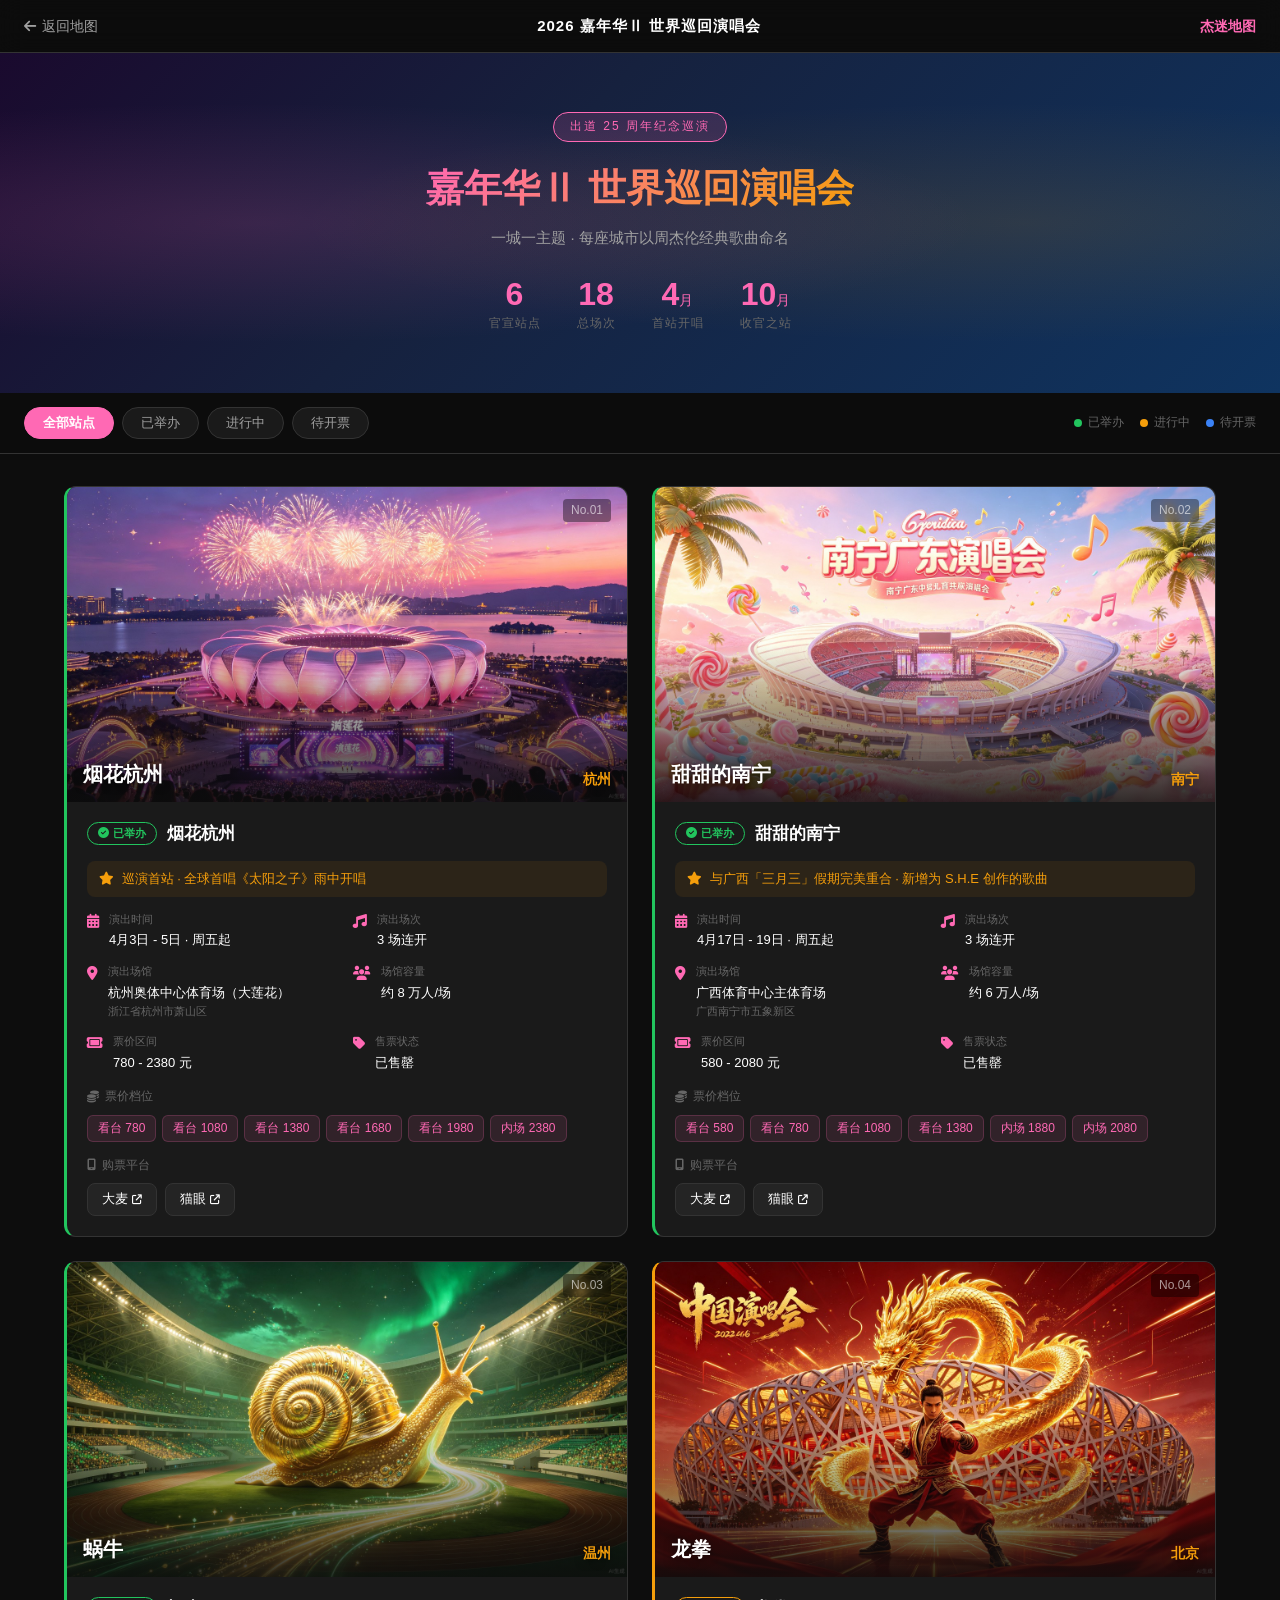
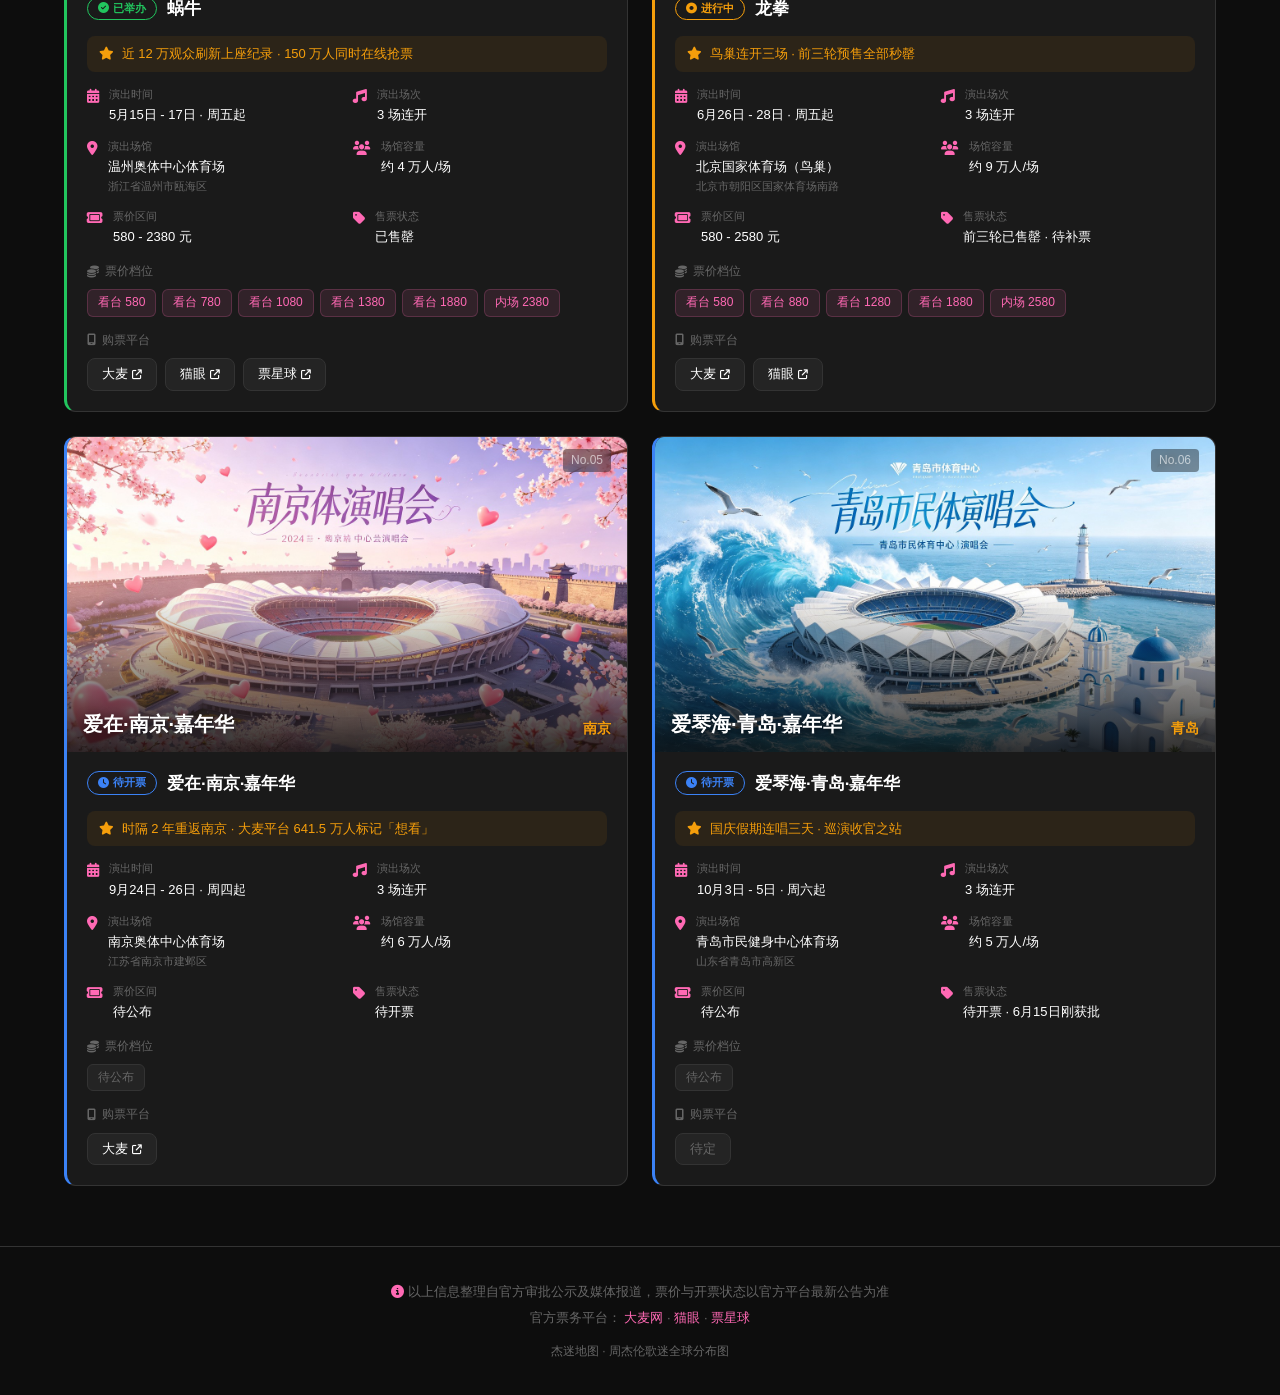
<file: concerts-2026.html>
<!DOCTYPE html>
<html lang="zh-CN">
<head>
    <meta charset="UTF-8">
    <meta name="viewport" content="width=device-width, initial-scale=1.0">
    <title>2026周杰伦嘉年华Ⅱ世界巡回演唱会行程</title>
    <link rel="stylesheet" href="css/style.css">
    <link rel="stylesheet" href="css/concerts-2026.css">
    <link rel="stylesheet" href="https://cdnjs.cloudflare.com/ajax/libs/font-awesome/6.5.1/css/all.min.css">
</head>
<body>

<!-- ============ 顶部导航栏 ============ -->
<nav class="concert-nav">
    <a href="index.html" class="nav-back">
        <i class="fa-solid fa-arrow-left"></i> 返回地图
    </a>
    <div class="nav-title">2026 嘉年华Ⅱ 世界巡回演唱会</div>
    <a href="index.html" class="nav-logo">杰迷地图</a>
</nav>

<!-- ============ 头部 Banner ============ -->
<header class="concert-hero">
    <div class="hero-overlay"></div>
    <div class="hero-content">
        <div class="hero-badge">出道 25 周年纪念巡演</div>
        <h1 class="hero-title">嘉年华Ⅱ 世界巡回演唱会</h1>
        <p class="hero-subtitle">一城一主题 · 每座城市以周杰伦经典歌曲命名</p>
        <div class="hero-stats">
            <div class="stat-item">
                <span class="stat-num">6</span>
                <span class="stat-label">官宣站点</span>
            </div>
            <div class="stat-item">
                <span class="stat-num">18</span>
                <span class="stat-label">总场次</span>
            </div>
            <div class="stat-item">
                <span class="stat-num">4<span class="stat-unit">月</span></span>
                <span class="stat-label">首站开唱</span>
            </div>
            <div class="stat-item">
                <span class="stat-num">10<span class="stat-unit">月</span></span>
                <span class="stat-label">收官之站</span>
            </div>
        </div>
    </div>
</header>

<!-- ============ 筛选/图例 ============ -->
<div class="filter-bar">
    <div class="filter-group">
        <button class="filter-btn active" data-filter="all">全部站点</button>
        <button class="filter-btn" data-filter="finished">已举办</button>
        <button class="filter-btn" data-filter="ongoing">进行中</button>
        <button class="filter-btn" data-filter="upcoming">待开票</button>
    </div>
    <div class="legend">
        <span class="legend-item"><span class="legend-dot finished"></span> 已举办</span>
        <span class="legend-item"><span class="legend-dot ongoing"></span> 进行中</span>
        <span class="legend-item"><span class="legend-dot upcoming"></span> 待开票</span>
    </div>
</div>

<!-- ============ 演唱会卡片列表 ============ -->
<main class="concert-list" id="concertList">
    <!-- 卡片由 JS 渲染 -->
</main>

<!-- ============ 底部 ============ -->
<footer class="concert-footer">
    <p><i class="fa-solid fa-circle-info"></i> 以上信息整理自官方审批公示及媒体报道，票价与开票状态以官方平台最新公告为准</p>
    <p class="footer-platforms">官方票务平台：
        <a href="https://www.damai.cn" target="_blank" rel="noopener">大麦网</a> ·
        <a href="https://www.maoyan.com" target="_blank" rel="noopener">猫眼</a> ·
        <a href="https://www.piaoxingqiu.com" target="_blank" rel="noopener">票星球</a>
    </p>
    <p class="footer-copy">杰迷地图 · 周杰伦歌迷全球分布图</p>
</footer>

<script src="js/concerts-2026-data.js"></script>
<script src="js/concerts-2026-render.js"></script>
</body>
</html>
</file>
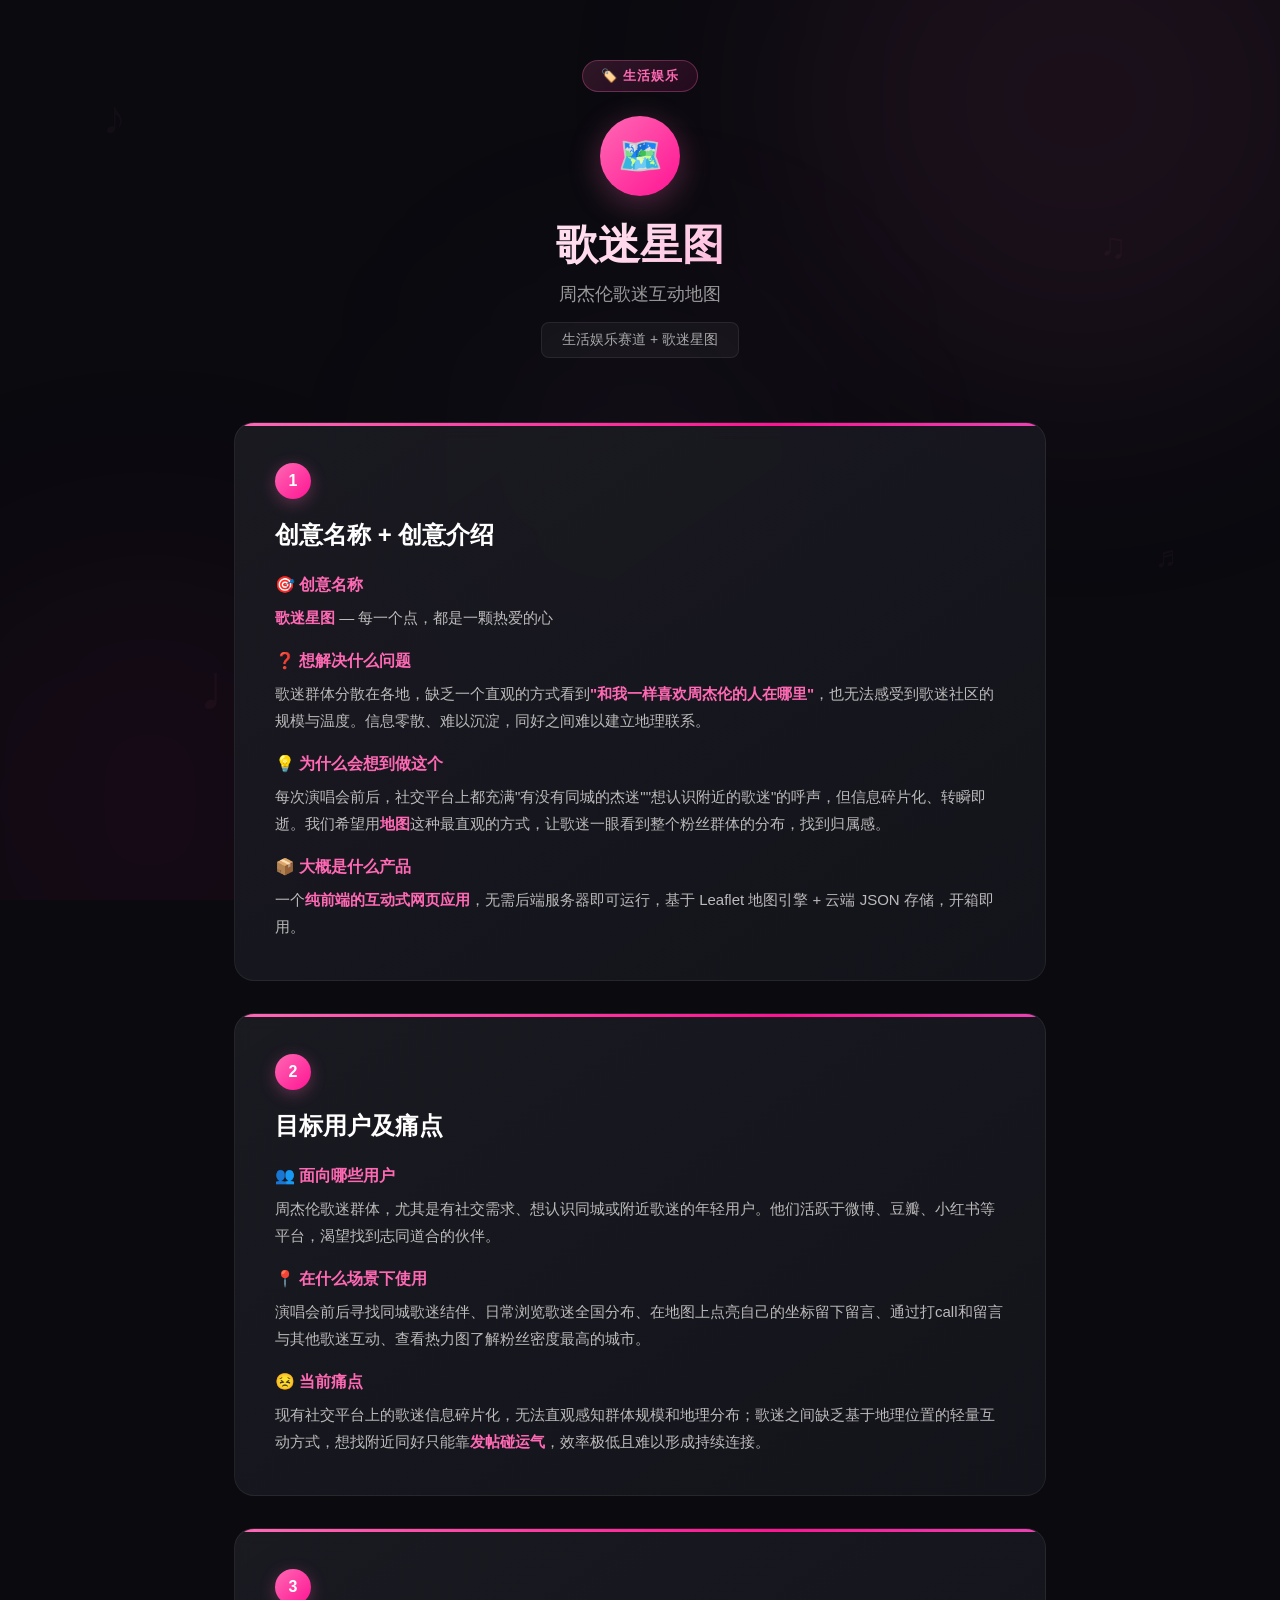
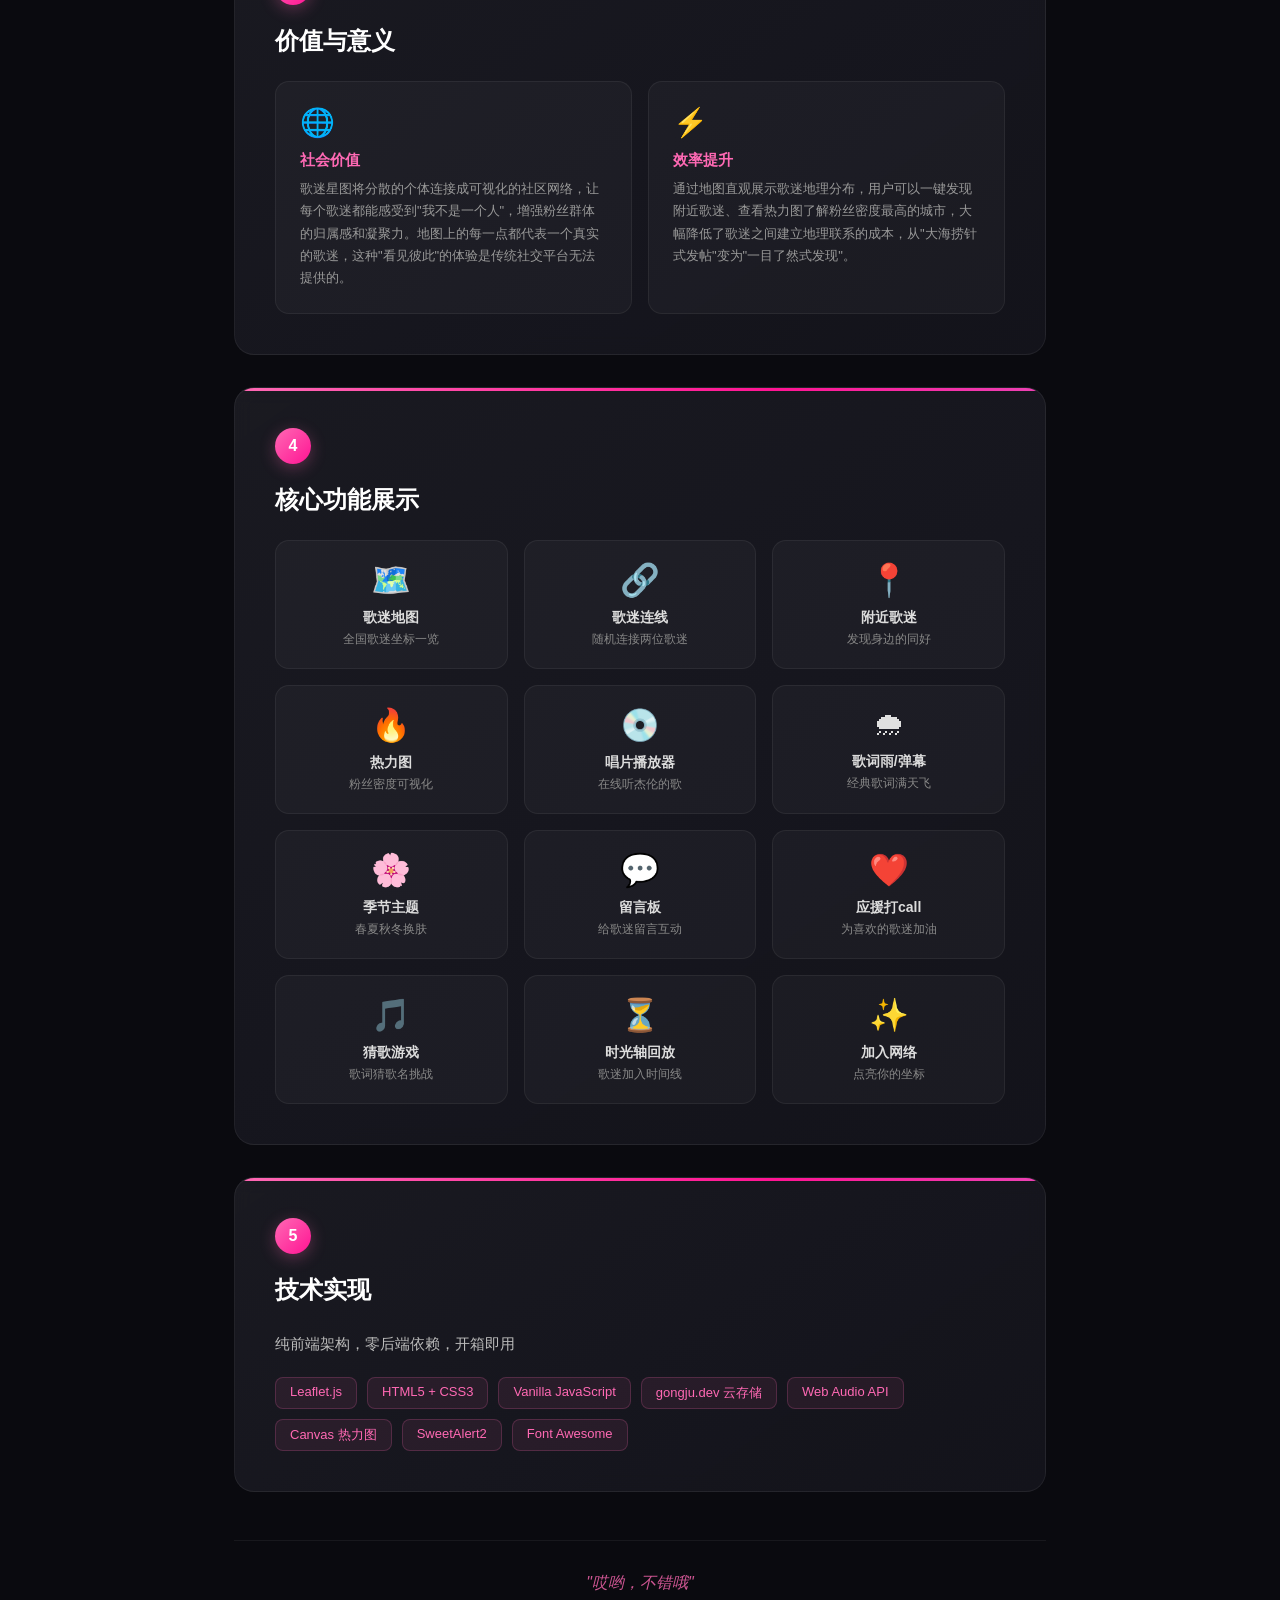
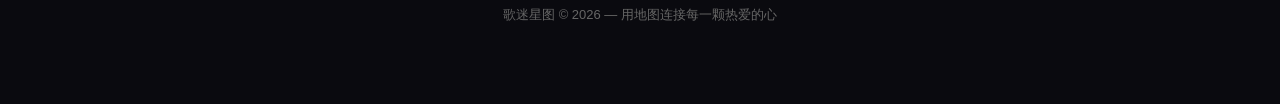
<file: creative.html>
<!DOCTYPE html>
<html lang="zh-CN">
<head>
    <meta charset="UTF-8">
    <meta name="viewport" content="width=device-width, initial-scale=1.0">
    <title>歌迷星图 - 创意介绍</title>
    <style>
        * { margin: 0; padding: 0; box-sizing: border-box; }
        body {
            font-family: -apple-system, BlinkMacSystemFont, 'Segoe UI', 'PingFang SC', 'Hiragino Sans GB', 'Microsoft YaHei', sans-serif;
            background: #0a0a0f;
            color: #e0e0e0;
            min-height: 100vh;
            overflow-x: hidden;
        }

        /* 背景装饰 */
        .bg-decor {
            position: fixed;
            inset: 0;
            pointer-events: none;
            z-index: 0;
            overflow: hidden;
        }
        .bg-glow {
            position: absolute;
            border-radius: 50%;
            filter: blur(120px);
        }
        .bg-glow-1 {
            width: 600px; height: 600px;
            background: rgba(255, 105, 180, 0.07);
            top: -200px; right: -100px;
        }
        .bg-glow-2 {
            width: 500px; height: 500px;
            background: rgba(255, 20, 147, 0.05);
            bottom: -150px; left: -100px;
        }
        .bg-glow-3 {
            width: 300px; height: 300px;
            background: rgba(218, 112, 214, 0.06);
            top: 50%; left: 50%;
            transform: translate(-50%, -50%);
        }
        .bg-note {
            position: absolute;
            font-size: 48px;
            opacity: 0.04;
            color: #ff69b4;
            animation: float-note 25s ease-in-out infinite;
        }
        .note-1 { top: 10%; left: 8%; animation-delay: 0s; }
        .note-2 { top: 25%; right: 12%; animation-delay: -5s; font-size: 36px; }
        .note-3 { bottom: 20%; left: 15%; animation-delay: -10s; font-size: 42px; }
        .note-4 { top: 60%; right: 8%; animation-delay: -15s; font-size: 30px; }
        .note-5 { bottom: 8%; right: 25%; animation-delay: -20s; font-size: 54px; }
        @keyframes float-note {
            0%, 100% { transform: translateY(0) rotate(0deg); }
            33% { transform: translateY(-25px) rotate(12deg); }
            66% { transform: translateY(15px) rotate(-8deg); }
        }

        /* 主容器 */
        .container {
            max-width: 860px;
            margin: 0 auto;
            padding: 60px 24px 80px;
            position: relative;
            z-index: 1;
        }

        /* 标签 */
        .tag {
            display: inline-block;
            padding: 6px 18px;
            border-radius: 20px;
            font-size: 13px;
            font-weight: 600;
            margin-bottom: 24px;
            background: linear-gradient(135deg, rgba(255,105,180,0.15), rgba(255,20,147,0.1));
            border: 1px solid rgba(255,105,180,0.3);
            color: #ff69b4;
            letter-spacing: 1px;
        }

        /* 标题区 */
        .hero {
            text-align: center;
            margin-bottom: 64px;
        }
        .hero-icon {
            width: 80px; height: 80px;
            border-radius: 50%;
            background: linear-gradient(135deg, #ff69b4, #ff1493);
            display: flex; align-items: center; justify-content: center;
            margin: 0 auto 24px;
            font-size: 36px;
            box-shadow: 0 8px 32px rgba(255,105,180,0.3);
            animation: pulse 3s ease-in-out infinite;
        }
        @keyframes pulse {
            0%, 100% { box-shadow: 0 8px 32px rgba(255,105,180,0.3); }
            50% { box-shadow: 0 8px 48px rgba(255,105,180,0.5); }
        }
        .hero h1 {
            font-size: 42px;
            font-weight: 800;
            background: linear-gradient(135deg, #fff, #ffd6eb, #ff69b4);
            -webkit-background-clip: text;
            -webkit-text-fill-color: transparent;
            background-clip: text;
            margin-bottom: 12px;
            line-height: 1.2;
        }
        .hero .subtitle {
            font-size: 18px;
            color: #999;
            font-weight: 400;
        }
        .hero .track-name {
            display: inline-block;
            margin-top: 16px;
            padding: 8px 20px;
            background: rgba(255,255,255,0.04);
            border: 1px solid rgba(255,255,255,0.08);
            border-radius: 8px;
            font-size: 14px;
            color: #aaa;
        }

        /* 内容卡片 */
        .card {
            background: linear-gradient(145deg, rgba(28,28,35,0.9), rgba(20,20,28,0.95));
            border: 1px solid rgba(255,255,255,0.06);
            border-radius: 20px;
            padding: 40px;
            margin-bottom: 32px;
            backdrop-filter: blur(10px);
            position: relative;
            overflow: hidden;
        }
        .card::before {
            content: '';
            position: absolute;
            top: 0; left: 0; right: 0;
            height: 3px;
            background: linear-gradient(90deg, #ff69b4, #ff1493, #da70d6, #ff69b4);
            background-size: 200% 100%;
            animation: gradient-shift 4s ease infinite;
        }
        @keyframes gradient-shift {
            0%, 100% { background-position: 0% 50%; }
            50% { background-position: 100% 50%; }
        }

        .card-number {
            display: inline-flex;
            align-items: center;
            justify-content: center;
            width: 36px; height: 36px;
            border-radius: 50%;
            background: linear-gradient(135deg, #ff69b4, #ff1493);
            color: #fff;
            font-size: 16px;
            font-weight: 700;
            margin-bottom: 20px;
            box-shadow: 0 4px 16px rgba(255,105,180,0.3);
        }

        .card h2 {
            font-size: 24px;
            font-weight: 700;
            margin-bottom: 24px;
            color: #fff;
        }

        .card h3 {
            font-size: 16px;
            font-weight: 600;
            color: #ff69b4;
            margin-bottom: 8px;
            margin-top: 20px;
        }
        .card h3:first-of-type { margin-top: 0; }

        .card p {
            font-size: 15px;
            line-height: 1.8;
            color: #bbb;
        }

        .highlight {
            color: #ff69b4;
            font-weight: 600;
        }

        /* 功能展示网格 */
        .feature-grid {
            display: grid;
            grid-template-columns: repeat(auto-fit, minmax(200px, 1fr));
            gap: 16px;
            margin-top: 24px;
        }
        .feature-item {
            background: rgba(255,255,255,0.03);
            border: 1px solid rgba(255,255,255,0.06);
            border-radius: 14px;
            padding: 20px;
            text-align: center;
            transition: all 0.3s;
        }
        .feature-item:hover {
            border-color: rgba(255,105,180,0.3);
            background: rgba(255,105,180,0.05);
            transform: translateY(-2px);
        }
        .feature-icon {
            font-size: 32px;
            margin-bottom: 10px;
        }
        .feature-name {
            font-size: 14px;
            font-weight: 600;
            color: #ddd;
            margin-bottom: 4px;
        }
        .feature-desc {
            font-size: 12px;
            color: #888;
        }

        /* 价值卡片 */
        .value-cards {
            display: grid;
            grid-template-columns: 1fr 1fr;
            gap: 16px;
            margin-top: 24px;
        }
        .value-card {
            background: rgba(255,255,255,0.03);
            border: 1px solid rgba(255,255,255,0.06);
            border-radius: 14px;
            padding: 24px;
            transition: all 0.3s;
        }
        .value-card:hover {
            border-color: rgba(255,105,180,0.3);
        }
        .value-card .value-icon {
            font-size: 28px;
            margin-bottom: 12px;
        }
        .value-card .value-title {
            font-size: 15px;
            font-weight: 700;
            color: #ff69b4;
            margin-bottom: 8px;
        }
        .value-card .value-text {
            font-size: 13px;
            line-height: 1.7;
            color: #999;
        }

        /* 技术栈 */
        .tech-stack {
            display: flex;
            flex-wrap: wrap;
            gap: 10px;
            margin-top: 20px;
        }
        .tech-tag {
            padding: 6px 14px;
            background: rgba(255,105,180,0.08);
            border: 1px solid rgba(255,105,180,0.2);
            border-radius: 8px;
            font-size: 13px;
            color: #ff69b4;
        }

        /* 底部 */
        .footer {
            text-align: center;
            margin-top: 48px;
            padding-top: 32px;
            border-top: 1px solid rgba(255,255,255,0.06);
        }
        .footer p {
            font-size: 13px;
            color: #666;
        }
        .footer .quote {
            font-size: 16px;
            color: #ff69b4;
            font-style: italic;
            margin-bottom: 12px;
            opacity: 0.8;
        }

        /* 响应式 */
        @media (max-width: 640px) {
            .container { padding: 32px 16px 60px; }
            .hero h1 { font-size: 28px; }
            .card { padding: 24px; }
            .value-cards { grid-template-columns: 1fr; }
            .feature-grid { grid-template-columns: repeat(2, 1fr); }
        }
    </style>
</head>
<body>
    <!-- 背景装饰 -->
    <div class="bg-decor">
        <div class="bg-glow bg-glow-1"></div>
        <div class="bg-glow bg-glow-2"></div>
        <div class="bg-glow bg-glow-3"></div>
        <div class="bg-note note-1">♪</div>
        <div class="bg-note note-2">♫</div>
        <div class="bg-note note-3">♩</div>
        <div class="bg-note note-4">♬</div>
        <div class="bg-note note-5">🎵</div>
    </div>

    <div class="container">
        <!-- 标签 -->
        <div style="text-align: center;">
            <span class="tag">🏷️ 生活娱乐</span>
        </div>

        <!-- 标题区 -->
        <div class="hero">
            <div class="hero-icon">🗺️</div>
            <h1>歌迷星图</h1>
            <p class="subtitle">周杰伦歌迷互动地图</p>
            <span class="track-name">生活娱乐赛道 + 歌迷星图</span>
        </div>

        <!-- 第一部分：创意介绍 -->
        <div class="card">
            <div class="card-number">1</div>
            <h2>创意名称 + 创意介绍</h2>

            <h3>🎯 创意名称</h3>
            <p><span class="highlight">歌迷星图</span> — 每一个点，都是一颗热爱的心</p>

            <h3>❓ 想解决什么问题</h3>
            <p>歌迷群体分散在各地，缺乏一个直观的方式看到<span class="highlight">"和我一样喜欢周杰伦的人在哪里"</span>，也无法感受到歌迷社区的规模与温度。信息零散、难以沉淀，同好之间难以建立地理联系。</p>

            <h3>💡 为什么会想到做这个</h3>
            <p>每次演唱会前后，社交平台上都充满"有没有同城的杰迷""想认识附近的歌迷"的呼声，但信息碎片化、转瞬即逝。我们希望用<span class="highlight">地图</span>这种最直观的方式，让歌迷一眼看到整个粉丝群体的分布，找到归属感。</p>

            <h3>📦 大概是什么产品</h3>
            <p>一个<span class="highlight">纯前端的互动式网页应用</span>，无需后端服务器即可运行，基于 Leaflet 地图引擎 + 云端 JSON 存储，开箱即用。</p>
        </div>

        <!-- 第二部分：目标用户及痛点 -->
        <div class="card">
            <div class="card-number">2</div>
            <h2>目标用户及痛点</h2>

            <h3>👥 面向哪些用户</h3>
            <p>周杰伦歌迷群体，尤其是有社交需求、想认识同城或附近歌迷的年轻用户。他们活跃于微博、豆瓣、小红书等平台，渴望找到志同道合的伙伴。</p>

            <h3>📍 在什么场景下使用</h3>
            <p>演唱会前后寻找同城歌迷结伴、日常浏览歌迷全国分布、在地图上点亮自己的坐标留下留言、通过打call和留言与其他歌迷互动、查看热力图了解粉丝密度最高的城市。</p>

            <h3>😣 当前痛点</h3>
            <p>现有社交平台上的歌迷信息碎片化，无法直观感知群体规模和地理分布；歌迷之间缺乏基于地理位置的轻量互动方式，想找附近同好只能靠<span class="highlight">发帖碰运气</span>，效率极低且难以形成持续连接。</p>
        </div>

        <!-- 第三部分：价值与意义 -->
        <div class="card">
            <div class="card-number">3</div>
            <h2>价值与意义</h2>

            <div class="value-cards">
                <div class="value-card">
                    <div class="value-icon">🌐</div>
                    <div class="value-title">社会价值</div>
                    <div class="value-text">歌迷星图将分散的个体连接成可视化的社区网络，让每个歌迷都能感受到"我不是一个人"，增强粉丝群体的归属感和凝聚力。地图上的每一点都代表一个真实的歌迷，这种"看见彼此"的体验是传统社交平台无法提供的。</div>
                </div>
                <div class="value-card">
                    <div class="value-icon">⚡</div>
                    <div class="value-title">效率提升</div>
                    <div class="value-text">通过地图直观展示歌迷地理分布，用户可以一键发现附近歌迷、查看热力图了解粉丝密度最高的城市，大幅降低了歌迷之间建立地理联系的成本，从"大海捞针式发帖"变为"一目了然式发现"。</div>
                </div>
            </div>
        </div>

        <!-- 第四部分：核心功能 -->
        <div class="card">
            <div class="card-number">4</div>
            <h2>核心功能展示</h2>

            <div class="feature-grid">
                <div class="feature-item">
                    <div class="feature-icon">🗺️</div>
                    <div class="feature-name">歌迷地图</div>
                    <div class="feature-desc">全国歌迷坐标一览</div>
                </div>
                <div class="feature-item">
                    <div class="feature-icon">🔗</div>
                    <div class="feature-name">歌迷连线</div>
                    <div class="feature-desc">随机连接两位歌迷</div>
                </div>
                <div class="feature-item">
                    <div class="feature-icon">📍</div>
                    <div class="feature-name">附近歌迷</div>
                    <div class="feature-desc">发现身边的同好</div>
                </div>
                <div class="feature-item">
                    <div class="feature-icon">🔥</div>
                    <div class="feature-name">热力图</div>
                    <div class="feature-desc">粉丝密度可视化</div>
                </div>
                <div class="feature-item">
                    <div class="feature-icon">💿</div>
                    <div class="feature-name">唱片播放器</div>
                    <div class="feature-desc">在线听杰伦的歌</div>
                </div>
                <div class="feature-item">
                    <div class="feature-icon">🌧</div>
                    <div class="feature-name">歌词雨/弹幕</div>
                    <div class="feature-desc">经典歌词满天飞</div>
                </div>
                <div class="feature-item">
                    <div class="feature-icon">🌸</div>
                    <div class="feature-name">季节主题</div>
                    <div class="feature-desc">春夏秋冬换肤</div>
                </div>
                <div class="feature-item">
                    <div class="feature-icon">💬</div>
                    <div class="feature-name">留言板</div>
                    <div class="feature-desc">给歌迷留言互动</div>
                </div>
                <div class="feature-item">
                    <div class="feature-icon">❤️</div>
                    <div class="feature-name">应援打call</div>
                    <div class="feature-desc">为喜欢的歌迷加油</div>
                </div>
                <div class="feature-item">
                    <div class="feature-icon">🎵</div>
                    <div class="feature-name">猜歌游戏</div>
                    <div class="feature-desc">歌词猜歌名挑战</div>
                </div>
                <div class="feature-item">
                    <div class="feature-icon">⏳</div>
                    <div class="feature-name">时光轴回放</div>
                    <div class="feature-desc">歌迷加入时间线</div>
                </div>
                <div class="feature-item">
                    <div class="feature-icon">✨</div>
                    <div class="feature-name">加入网络</div>
                    <div class="feature-desc">点亮你的坐标</div>
                </div>
            </div>
        </div>

        <!-- 技术栈 -->
        <div class="card">
            <div class="card-number">5</div>
            <h2>技术实现</h2>
            <p>纯前端架构，零后端依赖，开箱即用</p>
            <div class="tech-stack">
                <span class="tech-tag">Leaflet.js</span>
                <span class="tech-tag">HTML5 + CSS3</span>
                <span class="tech-tag">Vanilla JavaScript</span>
                <span class="tech-tag">gongju.dev 云存储</span>
                <span class="tech-tag">Web Audio API</span>
                <span class="tech-tag">Canvas 热力图</span>
                <span class="tech-tag">SweetAlert2</span>
                <span class="tech-tag">Font Awesome</span>
            </div>
        </div>

        <!-- 底部 -->
        <div class="footer">
            <p class="quote">"哎哟，不错哦"</p>
            <p>歌迷星图 © 2026 — 用地图连接每一颗热爱的心</p>
        </div>
    </div>
</body>
</html>
</file>
<file: css/style.css>
:root {
    --bg-dark: #121212;
    --bg-panel: #1e1e1e;
    --bg-hover: #2c2c2c;
    --text-primary: #ffffff;
    --text-secondary: #a0a0a0;
    --accent-color: #ff69b4; /* Jay Pink (HotPink) */
    --accent-hover: #ff1493; /* DeepPink */
    --border-color: #333;
    --sidebar-width: 64px;
    --panel-width: 320px;
}

* {
    margin: 0;
    padding: 0;
    box-sizing: border-box;
}

body {
    font-family: "Microsoft YaHei", "Segoe UI", -apple-system, BlinkMacSystemFont, Roboto, Helvetica, Arial, sans-serif;
    background-color: var(--bg-dark);
    color: var(--text-primary);
    overflow: hidden;
    height: 100vh;
}

#app {
    display: flex;
    height: 100%;
    width: 100%;
}

/* Sidebar */
.sidebar {
    width: var(--sidebar-width);
    background-color: var(--bg-dark);
    border-right: 1px solid var(--border-color);
    display: flex;
    flex-direction: column;
    align-items: center;
    padding: 16px 0;
    z-index: 2000;
}

.logo {
    color: var(--accent-color);
    font-size: 24px;
    margin-bottom: 32px;
}

.nav-items {
    flex: 1;
    display: flex;
    flex-direction: column;
    gap: 24px;
    width: 100%;
}

.nav-item {
    width: 100%;
    height: 48px;
    display: flex;
    justify-content: center;
    align-items: center;
    color: var(--text-secondary);
    cursor: pointer;
    transition: all 0.2s;
    position: relative;
}

.nav-item:hover, .nav-item.active {
    color: var(--text-primary);
    background-color: var(--bg-hover);
}

.nav-item.active::before {
    content: '';
    position: absolute;
    left: 0;
    top: 0;
    bottom: 0;
    width: 3px;
    background-color: var(--accent-color);
}

.user-profile {
    margin-top: auto;
}

.avatar {
    width: 32px;
    height: 32px;
    border-radius: 50%;
    background-color: var(--accent-color);
    display: flex;
    justify-content: center;
    align-items: center;
    font-weight: 600;
    font-size: 14px;
}

/* Panel */
.panel {
    width: var(--panel-width);
    background-color: var(--bg-panel);
    border-right: 1px solid var(--border-color);
    display: flex;
    flex-direction: column;
    z-index: 1000;
    box-shadow: 4px 0 16px rgba(0,0,0,0.2);
    transition: width 0.3s ease, opacity 0.3s ease;
    overflow: hidden;
}

/* 面板收起状态 */
.panel.collapsed {
    width: 0;
    border-right: none;
    box-shadow: none;
}

.panel.collapsed .panel-header,
.panel.collapsed .panel-content {
    opacity: 0;
    pointer-events: none;
}

/* 面板标题行：标题 + 收起按钮 */
.panel-header-top {
    display: flex;
    align-items: flex-start;
    justify-content: space-between;
    gap: 8px;
}

.panel-header-top h2 {
    flex: 1;
}

/* 面板收起按钮 */
.panel-toggle-btn {
    background: none;
    border: 1px solid var(--border-color);
    color: var(--text-secondary);
    width: 28px;
    height: 28px;
    border-radius: 4px;
    cursor: pointer;
    display: flex;
    align-items: center;
    justify-content: center;
    transition: all 0.2s;
    flex-shrink: 0;
}

.panel-toggle-btn:hover {
    color: var(--text-primary);
    background-color: var(--bg-hover);
}

/* 面板展开按钮（工具栏中） */
.panel-expand-btn {
    width: 40px;
    height: 40px;
    background-color: var(--bg-panel);
    border: 1px solid var(--border-color);
    border-radius: 4px;
    color: var(--text-primary);
    cursor: pointer;
    display: flex;
    justify-content: center;
    align-items: center;
    transition: all 0.2s;
}

.panel-expand-btn:hover {
    background-color: var(--bg-hover);
}

.panel-header {
    padding: 24px;
    border-bottom: 1px solid var(--border-color);
}

.panel-header h2 {
    font-size: 18px;
    font-weight: 600;
    margin-bottom: 4px;
}

.subtitle {
    font-size: 12px;
    color: var(--text-secondary);
}

.panel-content {
    flex: 1;
    padding: 24px;
    overflow-y: hidden;
}

.metric-card {
    background-color: var(--bg-hover);
    padding: 16px;
    border-radius: 8px;
    margin-bottom: 24px;
}

.metric-title {
    font-size: 12px;
    color: var(--text-secondary);
    margin-bottom: 8px;
}

.metric-value {
    font-size: 24px;
    font-weight: 700;
    margin-bottom: 4px;
}

.metric-change {
    font-size: 12px;
    color: #4ade80; /* Green */
    display: flex;
    align-items: center;
    gap: 4px;
}

.layer-control h3, .chart-container h3, .danmaku-control h3 {
    font-size: 14px;
    font-weight: 600;
    margin-bottom: 16px;
    text-transform: uppercase;
    letter-spacing: 0.5px;
    color: var(--text-secondary);
}

.layer-item {
    display: flex;
    align-items: center;
    margin-bottom: 14px;
}

.layer-item input[type="checkbox"] {
    display: none;
}

.layer-item label {
    display: flex;
    align-items: center;
    font-size: 14px;
    cursor: pointer;
    flex: 1;
    user-select: none;
}

/* 开关样式 */
.switch {
    position: relative;
    width: 40px;
    height: 22px;
    margin-right: 10px;
    flex-shrink: 0;
}

.switch::before {
    content: '';
    position: absolute;
    inset: 0;
    border-radius: 11px;
    background: #444;
    transition: background 0.3s;
}

.switch::after {
    content: '';
    position: absolute;
    top: 2px;
    left: 2px;
    width: 18px;
    height: 18px;
    border-radius: 50%;
    background: #fff;
    transition: transform 0.3s;
}

.layer-item input[type="checkbox"]:checked + label .switch::before {
    background: var(--accent-color);
}

.layer-item input[type="checkbox"]:checked + label .switch::after {
    transform: translateX(18px);
}

.color-dot {
    width: 10px;
    height: 10px;
    border-radius: 50%;
    margin-right: 8px;
}

.color-dot.hub { background-color: #f59e0b; box-shadow: 0 0 8px rgba(245, 158, 11, 0.4); }
.color-dot.dev { background-color: #1785fb; box-shadow: 0 0 8px rgba(23, 133, 251, 0.4); }

/* 弹幕调节控件 */
.danmaku-control {
    margin-top: 24px;
}

/* 模式选择器（弹幕/歌词雨/关闭） */
.mode-selector {
    display: flex;
    gap: 8px;
    margin-bottom: 14px;
}

.mode-option {
    flex: 1;
    display: flex;
    flex-direction: column;
    align-items: center;
    gap: 4px;
    padding: 8px 4px;
    border: 2px solid #333;
    border-radius: 10px;
    cursor: pointer;
    transition: all 0.3s;
    font-size: 12px;
    color: #888;
    user-select: none;
    background: rgba(255, 255, 255, 0.02);
}

.mode-option input[type="radio"] {
    display: none;
}

.mode-option .mode-icon {
    font-size: 18px;
    transition: all 0.3s;
}

.mode-option:hover {
    border-color: #555;
    color: #bbb;
}

.mode-option.active {
    border-color: var(--accent-color);
    color: var(--accent-color);
    background: rgba(255, 105, 180, 0.1);
    box-shadow: 0 0 12px rgba(255, 105, 180, 0.2);
}

.mode-option.active .mode-icon {
    transform: scale(1.1);
}

.control-row {
    display: flex;
    align-items: center;
    margin-bottom: 10px;
    gap: 8px;
}

.control-row label {
    font-size: 12px;
    color: var(--text-secondary);
    width: 40px;
    flex-shrink: 0;
}

.control-row input[type="range"] {
    flex: 1;
    height: 4px;
    -webkit-appearance: none;
    appearance: none;
    background: var(--bg-dark);
    border-radius: 2px;
    outline: none;
}

.control-row input[type="range"]::-webkit-slider-thumb {
    -webkit-appearance: none;
    appearance: none;
    width: 14px;
    height: 14px;
    border-radius: 50%;
    background: var(--accent-color);
    cursor: pointer;
    border: 2px solid var(--bg-panel);
}

.control-row input[type="range"]::-moz-range-thumb {
    width: 14px;
    height: 14px;
    border-radius: 50%;
    background: var(--accent-color);
    cursor: pointer;
    border: 2px solid var(--bg-panel);
}

.control-value {
    font-size: 11px;
    color: var(--text-secondary);
    width: 32px;
    text-align: right;
    flex-shrink: 0;
}

.chart-container {
    margin-top: 32px;
    flex: 1; /* 占据剩余空间 */
    overflow: hidden; /* 隐藏容器滚动 */
    display: flex;
    flex-direction: column;
    min-height: 0; /* 关键：允许 flex 子项收缩 */
}

.bar-chart {
    flex: 1;
    overflow-y: auto; /* 条形图内容可滚动 */
    padding-right: 8px; /* 给滚动条留点空间 */
    max-height: 200px; /* 设置最大高度，确保滚动条能显示 */
    scrollbar-width: thin; /* Firefox 滚动条样式 */
    scrollbar-color: var(--accent-color) var(--bg-dark); /* Firefox 滚动条颜色 */
}

/* 自定义滚动条样式 (Chrome/Safari) */
.bar-chart::-webkit-scrollbar {
    width: 6px; /* 更明显的滚动条 */
}
.bar-chart::-webkit-scrollbar-track {
    background: var(--bg-dark);
}
.bar-chart::-webkit-scrollbar-thumb {
    background-color: var(--accent-color); /* 使用主题色 */
    border-radius: 3px;
}
.bar-chart::-webkit-scrollbar-thumb:hover {
    background-color: var(--accent-hover); /* 悬停时加深 */
}

.bar-row {
    margin-bottom: 12px;
    display: flex;
    align-items: center;
    font-size: 12px;
}

.bar-row .label {
    width: 60px;
    color: var(--text-secondary);
    white-space: nowrap; /* 防止换行 */
    overflow: hidden;    /* 超出隐藏 */
    text-overflow: ellipsis; /* 显示省略号 */
}

.bar-bg {
    flex: 1;
    height: 6px;
    background-color: var(--bg-dark);
    border-radius: 3px;
    margin: 0 12px;
    overflow: hidden;
}

.bar-fill {
    height: 100%;
    background-color: var(--accent-color);
    border-radius: 3px;
}

.bar-row .value {
    width: 45px;
    text-align: right;
    font-weight: 500;
}

.panel-footer {
    padding: 16px 24px;
    border-top: 1px solid var(--border-color);
}

.btn-primary {
    width: 100%;
    background-color: var(--accent-color);
    color: white;
    border: none;
    padding: 12px;
    border-radius: 4px;
    font-weight: 500;
    cursor: pointer;
    transition: background-color 0.2s;
}

.btn-primary:hover {
    background-color: var(--accent-hover);
}

/* Map */
#map {
    flex: 1;
    background-color: #111; /* Fallback */
    z-index: 1;
}

/* Toolbar */
.toolbar {
    position: absolute;
    top: 24px;
    right: 24px;
    display: flex;
    gap: 8px;
    z-index: 3000; /* 提高层级，确保在所有元素之上 */
}

.toolbar button, .toolbar .btn-icon {
    width: 40px;
    height: 40px;
    background-color: var(--bg-panel);
    border: 1px solid var(--border-color);
    border-radius: 4px;
    color: var(--text-primary);
    cursor: pointer;
    display: flex;
    justify-content: center;
    align-items: center;
    transition: all 0.2s;
    text-decoration: none; /* For <a> tags */
}

.toolbar .btn-icon.btn-text {
    width: auto;
    padding: 0 16px;
    gap: 8px;
    font-size: 14px;
    font-weight: 500;
}

.toolbar button:hover, .toolbar .btn-icon:hover {
    background-color: var(--bg-hover);
}

/* Map Icons & Animations */
@keyframes pulse-ring {
    0% {
        transform: scale(0.33);
        opacity: 0.8;
    }
    80%, 100% {
        transform: scale(1.5); /* 扩大脉冲范围 */
        opacity: 0;
    }
}

@keyframes pulse-dot {
    0% {
        transform: scale(0.8);
    }
    50% {
        transform: scale(1);
    }
    100% {
        transform: scale(0.8);
    }
}

.hub-marker {
    /* position: relative;  <-- 移除此行，Leaflet 的 Marker 必须是 absolute 定位，否则会失去地理位置跟随 */
    background: transparent; /* 确保背景透明 */
    width: 20px;
    height: 20px;
}

/* 扩散的波纹 */
.hub-marker::before {
    content: '';
    position: absolute;
    left: 50%;
    top: 50%;
    width: 40px; /* 增加初始大小 */
    height: 40px;
    margin-left: -20px;
    margin-top: -20px;
    border-radius: 50%;
    background-color: rgba(245, 158, 11, 0.5);
    animation: pulse-ring 2s cubic-bezier(0.215, 0.61, 0.355, 1) infinite;
}

/* 额外的外发光层 */
.hub-marker::after {
    content: '';
    position: absolute;
    left: 50%;
    top: 50%;
    width: 50px;
    height: 50px;
    margin-left: -25px;
    margin-top: -25px;
    border-radius: 50%;
    border: 1px solid rgba(245, 158, 11, 0.3);
    animation: pulse-ring 2s cubic-bezier(0.215, 0.61, 0.355, 1) infinite;
    animation-delay: 0.5s; /* 错开时间，形成多重波纹 */
}

/* 中心实心点 */
.hub-dot {
    position: absolute;
    left: 50%;
    top: 50%;
    width: 14px;
    height: 14px;
    margin-left: -7px;
    margin-top: -7px;
    background-color: #f59e0b;
    border: 2px solid #fff;
    border-radius: 50%;
    box-shadow: 0 0 10px rgba(245, 158, 11, 0.8);
    animation: pulse-dot 2s ease-in-out infinite;
    z-index: 2;
}

/* Leaflet Customization for Dark Theme */
.dark-filter {
    filter: invert(100%) hue-rotate(180deg) brightness(85%) contrast(90%) grayscale(30%);
    /* 
       invert(100%): 反转颜色，白变黑，黑变白
       hue-rotate(180deg): 修正色相，让水体从反转后的橙色变回蓝色
       brightness(85%): 稍微调暗一点，避免太刺眼
       contrast(90%): 降低对比度，更柔和
       grayscale(30%): 降低饱和度，更像科技风
    */
}

.leaflet-container {
    background: #111 !important;
    font-family: 'Inter', sans-serif !important;
}

.leaflet-control-zoom {
    border: none !important;
    box-shadow: none !important;
}

.leaflet-control-zoom a {
    background-color: var(--bg-panel) !important;
    color: var(--text-primary) !important;
    border: 1px solid var(--border-color) !important;
    border-radius: 4px !important;
    margin-bottom: 4px !important;
}

.leaflet-control-zoom a:hover {
    background-color: var(--bg-hover) !important;
}

.leaflet-popup-content-wrapper, .leaflet-popup-tip {
    background: var(--bg-panel) !important;
    color: var(--text-primary) !important;
    box-shadow: 0 4px 16px rgba(0,0,0,0.5) !important;
}

.leaflet-popup-content h3 {
    margin: 0 0 8px;
    font-size: 14px;
}

/* 打call角标样式 */
.user-marker-wrap {
    position: relative;
}
.love-badge {
    position: absolute;
    top: -6px;
    right: -12px;
    background: linear-gradient(135deg, #ff1493, #ff69b4);
    color: #fff;
    font-size: 9px;
    padding: 1px 4px;
    border-radius: 8px;
    white-space: nowrap;
    box-shadow: 0 1px 4px rgba(255, 20, 147, 0.5);
    animation: badgePop 0.3s ease-out;
    z-index: 10;
    pointer-events: none;
}
@keyframes badgePop {
    0% { transform: scale(0); }
    60% { transform: scale(1.2); }
    100% { transform: scale(1); }
}

/* 全屏模式样式 */
:fullscreen {
    overflow: hidden;
}

:-webkit-full-screen {
    overflow: hidden;
}

:-ms-fullscreen {
    overflow: hidden;
}

/* 全屏模式下的工具栏按钮 */
:fullscreen .toolbar {
    z-index: 9999;
}

:-webkit-full-screen .toolbar {
    z-index: 9999;
}

:-ms-fullscreen .toolbar {
    z-index: 9999;
}

/* 全屏模式下的地图 */
:fullscreen #map {
    height: 100vh;
}

:-webkit-full-screen #map {
    height: 100vh;
}

:-ms-fullscreen #map {
    height: 100vh;
}



/* MarkerCluster 自定义聚合图标样式 */
.custom-cluster-icon {
    background: none !important;
    border: none !important;
}
.cluster-icon {
    border-radius: 50%;
    display: flex;
    align-items: center;
    justify-content: center;
    font-weight: bold;
    color: #fff;
    box-shadow: 0 0 12px rgba(255, 105, 180, 0.6);
    animation: clusterPulse 2s ease-in-out infinite;
}
.cluster-icon span {
    font-size: 12px;
}
.cluster-small {
    width: 40px; height: 40px;
    background: radial-gradient(circle, #ff69b4, #c2185b);
    font-size: 12px;
}
.cluster-medium {
    width: 48px; height: 48px;
    background: radial-gradient(circle, #ff1493, #ad1457);
    font-size: 14px;
}
.cluster-large {
    width: 56px; height: 56px;
    background: radial-gradient(circle, #e91e63, #880e4f);
    font-size: 16px;
}
@keyframes clusterPulse {
    0%, 100% { transform: scale(1); }
    50% { transform: scale(1.05); }
}

/* 覆盖默认 MarkerCluster 样式 */
.marker-cluster-small, .marker-cluster-medium, .marker-cluster-large {
    background: none !important;
}
.marker-cluster-small div, .marker-cluster-medium div, .marker-cluster-large div {
    background: none !important;
}

/* Media Queries for Responsiveness */
@media (max-width: 768px) {
    #app {
        flex-direction: column-reverse; /* 手机端面板在下，地图在上 */
    }

    /* 手机端面板需要滚动 */
    .panel-content {
        overflow-y: auto !important; 
        display: block !important;
    }

    .chart-container {
        overflow-y: visible !important; /* 手机端不需要内部滚动，随面板一起滚 */
        flex: none !important;
        min-height: auto !important;
    }

    .sidebar {
        flex-direction: row;
        width: 100%;
        height: 50px;
        padding: 0 16px;
        border-right: none;
        border-top: 1px solid var(--border-color);
        order: 3; /* 放在最底部 */
    }

    .logo {
        margin-bottom: 0;
        margin-right: auto;
        font-size: 20px;
    }

    .nav-items {
        flex-direction: row;
        width: auto;
        gap: 16px;
    }

    .nav-item {
        width: auto;
        height: 100%;
        padding: 0 12px;
    }
    
    .nav-item.active::before {
        left: 0;
        right: 0;
        top: 0;
        bottom: auto;
        width: 100%;
        height: 3px;
    }

    .user-profile {
        margin-top: 0;
        margin-left: 16px;
    }

    .panel {
        width: 100%;
        height: 40%; /* 默认占据 40% 高度 */
        border-right: none;
        border-top: 1px solid var(--border-color);
        order: 2; /* 放在中间 */
        transition: height 0.3s ease;
    }
    
    /* 可以在手机端添加一个折叠面板的交互 (可选) */
    .panel-header {
        padding: 16px;
    }
    
    .panel-content {
        padding: 16px;
        /* 手机端恢复默认滚动行为 */
        display: block;
        overflow-y: auto;
    }

    .chart-container {
        /* 手机端取消内部滚动，改为随面板滚动 */
        flex: none;
        overflow-y: visible;
        padding-right: 0;
        min-height: auto;
    }

    #map {
        height: 60%; /* 地图占据剩余空间 */
        order: 1; /* 地图在最上 */
        position: relative;
    }

    .toolbar {
        position: absolute;
        top: 16px;
        right: 16px;
        left: auto;
        justify-content: flex-end;
        z-index: 3000;
    }
    
    .toolbar .btn-icon.btn-text {
        width: auto;
        font-size: 12px;
        padding: 0 12px;
        gap: 6px;
        white-space: nowrap;
    }
}

/* Tablet / Small Laptop */
@media (min-width: 769px) and (max-width: 1024px) {
    :root {
        --panel-width: 280px; /* 平板端面板稍窄 */
    }
}
</file>
<file: css/concerts-2026.css>
/* ============================================
   2026 演唱会行程页面样式
   暗色主题 · 与杰迷地图主站风格一致
   ============================================ */

:root {
    --bg-dark: #0d0d0d;
    --bg-card: #1a1a1a;
    --bg-hover: #242424;
    --text-primary: #ffffff;
    --text-secondary: #a0a0a0;
    --text-tertiary: #666666;
    --accent-color: #ff69b4;
    --accent-gold: #f59e0b;
    --border-color: #333333;
    --radius: 12px;
}

/* 重置 */
* {
    margin: 0;
    padding: 0;
    box-sizing: border-box;
}

body {
    background: var(--bg-dark);
    color: var(--text-primary);
    font-family: -apple-system, BlinkMacSystemFont, 'Segoe UI', 'PingFang SC', 'Microsoft YaHei', sans-serif;
    line-height: 1.6;
    /* 覆盖主站 style.css 中的 overflow:hidden / height:100vh（地图页面专用，会锁死本页滚动） */
    overflow: auto !important;
    height: auto !important;
    min-height: 100vh;
}

/* ---------- 顶部导航栏 ---------- */
.concert-nav {
    position: sticky;
    top: 0;
    z-index: 100;
    display: flex;
    align-items: center;
    justify-content: space-between;
    padding: 14px 24px;
    background: rgba(13, 13, 13, 0.92);
    backdrop-filter: blur(12px);
    border-bottom: 1px solid var(--border-color);
}

.nav-back {
    color: var(--text-secondary);
    text-decoration: none;
    font-size: 14px;
    transition: color 0.2s;
    display: flex;
    align-items: center;
    gap: 6px;
}

.nav-back:hover {
    color: var(--accent-color);
}

.nav-title {
    font-size: 15px;
    font-weight: 600;
    color: var(--text-primary);
    letter-spacing: 1px;
}

.nav-logo {
    color: var(--accent-color);
    text-decoration: none;
    font-size: 14px;
    font-weight: 600;
}

/* ---------- 头部 Banner ---------- */
.concert-hero {
    position: relative;
    min-height: 340px;
    display: flex;
    align-items: center;
    justify-content: center;
    background: linear-gradient(135deg, #1a0a2e 0%, #16213e 40%, #0f3460 100%);
    overflow: hidden;
}

.hero-overlay {
    position: absolute;
    inset: 0;
    background:
        radial-gradient(ellipse at 20% 50%, rgba(255, 105, 180, 0.15) 0%, transparent 50%),
        radial-gradient(ellipse at 80% 50%, rgba(245, 158, 11, 0.12) 0%, transparent 50%);
}

.hero-content {
    position: relative;
    z-index: 1;
    text-align: center;
    padding: 40px 24px;
    max-width: 800px;
}

.hero-badge {
    display: inline-block;
    padding: 4px 16px;
    background: rgba(255, 105, 180, 0.15);
    border: 1px solid var(--accent-color);
    border-radius: 20px;
    color: var(--accent-color);
    font-size: 12px;
    letter-spacing: 2px;
    margin-bottom: 16px;
}

.hero-title {
    font-size: 38px;
    font-weight: 800;
    background: linear-gradient(135deg, #ff69b4, #f59e0b, #ff69b4);
    background-size: 200% 200%;
    -webkit-background-clip: text;
    -webkit-text-fill-color: transparent;
    background-clip: text;
    animation: gradient-shift 4s ease infinite;
    margin-bottom: 8px;
}

@keyframes gradient-shift {
    0%, 100% { background-position: 0% 50%; }
    50% { background-position: 100% 50%; }
}

.hero-subtitle {
    color: var(--text-secondary);
    font-size: 15px;
    margin-bottom: 28px;
}

.hero-stats {
    display: flex;
    justify-content: center;
    gap: 36px;
    flex-wrap: wrap;
}

.stat-item {
    display: flex;
    flex-direction: column;
    align-items: center;
}

.stat-num {
    font-size: 32px;
    font-weight: 800;
    color: var(--accent-color);
    line-height: 1;
}

.stat-unit {
    font-size: 14px;
    font-weight: 400;
}

.stat-label {
    font-size: 12px;
    color: var(--text-tertiary);
    margin-top: 4px;
    letter-spacing: 1px;
}

/* ---------- 筛选栏 ---------- */
.filter-bar {
    position: sticky;
    top: 53px;
    z-index: 90;
    display: flex;
    align-items: center;
    justify-content: space-between;
    flex-wrap: wrap;
    gap: 12px;
    padding: 14px 24px;
    background: rgba(13, 13, 13, 0.88);
    backdrop-filter: blur(10px);
    border-bottom: 1px solid var(--border-color);
}

.filter-group {
    display: flex;
    gap: 8px;
}

.filter-btn {
    padding: 6px 18px;
    background: var(--bg-card);
    border: 1px solid var(--border-color);
    border-radius: 20px;
    color: var(--text-secondary);
    font-size: 13px;
    cursor: pointer;
    transition: all 0.25s;
}

.filter-btn:hover {
    border-color: var(--accent-color);
    color: var(--text-primary);
}

.filter-btn.active {
    background: var(--accent-color);
    border-color: var(--accent-color);
    color: #fff;
    font-weight: 600;
}

.legend {
    display: flex;
    gap: 16px;
}

.legend-item {
    display: flex;
    align-items: center;
    gap: 6px;
    font-size: 12px;
    color: var(--text-tertiary);
}

.legend-dot {
    width: 8px;
    height: 8px;
    border-radius: 50%;
}

.legend-dot.finished { background: #22c55e; }
.legend-dot.ongoing { background: #f59e0b; }
.legend-dot.upcoming { background: #3b82f6; }

/* ---------- 演唱会卡片列表 ---------- */
.concert-list {
    max-width: 1200px;
    margin: 0 auto;
    padding: 32px 24px 60px;
    display: grid;
    grid-template-columns: repeat(auto-fill, minmax(380px, 1fr));
    gap: 24px;
}

/* ---------- 单个卡片 ---------- */
.concert-card {
    background: var(--bg-card);
    border: 1px solid var(--border-color);
    border-radius: var(--radius);
    overflow: hidden;
    transition: transform 0.3s, box-shadow 0.3s, border-color 0.3s;
    display: flex;
    flex-direction: column;
}

.concert-card:hover {
    transform: translateY(-6px);
    border-color: var(--accent-color);
    box-shadow: 0 12px 40px rgba(255, 105, 180, 0.12);
}

/* 状态左边框 */
.concert-card.finished { border-left: 3px solid #22c55e; }
.concert-card.ongoing { border-left: 3px solid #f59e0b; }
.concert-card.upcoming { border-left: 3px solid #3b82f6; }

/* ---------- 卡片图片区 ---------- */
.card-image {
    position: relative;
    width: 100%;
    aspect-ratio: 16 / 9;
    overflow: hidden;
    background: linear-gradient(135deg, #1a1a2e, #16213e);
}

.card-image img {
    width: 100%;
    height: 100%;
    object-fit: cover;
    transition: transform 0.5s;
}

.concert-card:hover .card-image img {
    transform: scale(1.06);
}

.card-image.no-image::before {
    content: '\f001';
    font-family: 'Font Awesome 6 Free';
    font-weight: 900;
    font-size: 48px;
    color: var(--text-tertiary);
    display: flex;
    align-items: center;
    justify-content: center;
    width: 100%;
    height: 100%;
}

.card-image-overlay {
    position: absolute;
    inset: 0;
    background: linear-gradient(to top, rgba(13,13,13,0.85) 0%, transparent 50%);
}

.card-theme-tag {
    position: absolute;
    bottom: 12px;
    left: 16px;
    font-size: 20px;
    font-weight: 700;
    color: #fff;
    text-shadow: 0 2px 8px rgba(0,0,0,0.6);
}

.card-city {
    position: absolute;
    bottom: 12px;
    right: 16px;
    font-size: 14px;
    color: var(--accent-gold);
    font-weight: 600;
    text-shadow: 0 2px 8px rgba(0,0,0,0.6);
}

.card-index {
    position: absolute;
    top: 12px;
    right: 16px;
    font-size: 12px;
    color: rgba(255,255,255,0.6);
    background: rgba(0,0,0,0.4);
    padding: 2px 8px;
    border-radius: 4px;
    backdrop-filter: blur(4px);
}

/* ---------- 卡片内容区 ---------- */
.card-body {
    padding: 18px 20px 20px;
    flex: 1;
    display: flex;
    flex-direction: column;
    gap: 14px;
}

.card-header {
    display: flex;
    align-items: center;
    gap: 10px;
    flex-wrap: wrap;
}

.status-badge {
    display: inline-flex;
    align-items: center;
    gap: 4px;
    padding: 2px 10px;
    border: 1px solid;
    border-radius: 12px;
    font-size: 11px;
    font-weight: 600;
    white-space: nowrap;
}

.card-title {
    font-size: 17px;
    font-weight: 700;
    color: var(--text-primary);
}

.card-highlight {
    font-size: 13px;
    color: var(--accent-gold);
    background: rgba(245, 158, 11, 0.08);
    border-radius: 8px;
    padding: 8px 12px;
    line-height: 1.5;
}

.card-highlight i {
    margin-right: 4px;
}

/* ---------- 信息网格 ---------- */
.info-grid {
    display: grid;
    grid-template-columns: 1fr 1fr;
    gap: 12px;
}

.info-item {
    display: flex;
    gap: 10px;
    align-items: flex-start;
}

.info-item > i {
    color: var(--accent-color);
    font-size: 14px;
    margin-top: 3px;
    flex-shrink: 0;
}

.info-content {
    display: flex;
    flex-direction: column;
    min-width: 0;
}

.info-label {
    font-size: 11px;
    color: var(--text-tertiary);
    margin-bottom: 2px;
}

.info-value {
    font-size: 13px;
    color: var(--text-primary);
    font-weight: 500;
    word-break: break-word;
}

.info-sub {
    font-size: 11px;
    color: var(--text-tertiary);
}

/* ---------- 票价档位 ---------- */
.price-section,
.platform-section {
    display: flex;
    flex-direction: column;
    gap: 8px;
}

.section-label {
    font-size: 12px;
    color: var(--text-tertiary);
    display: flex;
    align-items: center;
    gap: 6px;
}

.price-tiers {
    display: flex;
    flex-wrap: wrap;
    gap: 6px;
}

.price-tier {
    padding: 3px 10px;
    background: rgba(255, 105, 180, 0.1);
    border: 1px solid rgba(255, 105, 180, 0.2);
    border-radius: 6px;
    font-size: 12px;
    color: var(--accent-color);
    font-weight: 500;
}

.price-tier.pending {
    color: var(--text-tertiary);
    border-color: var(--border-color);
    background: var(--bg-hover);
}

/* ---------- 票务平台 ---------- */
.platforms {
    display: flex;
    flex-wrap: wrap;
    gap: 8px;
}

.platform-link {
    display: inline-flex;
    align-items: center;
    gap: 4px;
    padding: 5px 14px;
    background: var(--bg-hover);
    border: 1px solid var(--border-color);
    border-radius: 8px;
    color: var(--text-primary);
    font-size: 13px;
    text-decoration: none;
    transition: all 0.2s;
}

.platform-link:hover {
    border-color: var(--accent-color);
    background: rgba(255, 105, 180, 0.1);
    color: var(--accent-color);
}

.platform-link i {
    font-size: 10px;
}

.platform-link.pending {
    color: var(--text-tertiary);
    cursor: default;
}

/* ---------- 空状态 ---------- */
.empty-state {
    grid-column: 1 / -1;
    text-align: center;
    padding: 60px 20px;
    color: var(--text-tertiary);
}

.empty-state i {
    font-size: 48px;
    margin-bottom: 12px;
}

/* ---------- 底部 ---------- */
.concert-footer {
    text-align: center;
    padding: 32px 24px;
    border-top: 1px solid var(--border-color);
    color: var(--text-tertiary);
    font-size: 13px;
    line-height: 2;
}

.concert-footer i {
    color: var(--accent-color);
}

.footer-platforms a {
    color: var(--accent-color);
    text-decoration: none;
    transition: color 0.2s;
}

.footer-platforms a:hover {
    text-decoration: underline;
}

.footer-copy {
    margin-top: 8px;
    font-size: 12px;
    color: var(--text-tertiary);
}

/* ---------- 响应式 ---------- */
@media (max-width: 768px) {
    .concert-list {
        grid-template-columns: 1fr;
        padding: 20px 16px 40px;
        gap: 16px;
    }

    .hero-title {
        font-size: 26px;
    }

    .hero-stats {
        gap: 20px;
    }

    .stat-num {
        font-size: 24px;
    }

    .filter-bar {
        position: relative;
        top: 0;
        flex-direction: column;
        align-items: flex-start;
    }

    .nav-title {
        display: none;
    }

    .info-grid {
        grid-template-columns: 1fr;
    }
}

@media (max-width: 480px) {
    .concert-nav {
        padding: 12px 16px;
    }

    .hero-content {
        padding: 30px 16px;
    }

    .hero-title {
        font-size: 22px;
    }

    .hero-stats {
        gap: 14px;
    }
}
</file>
